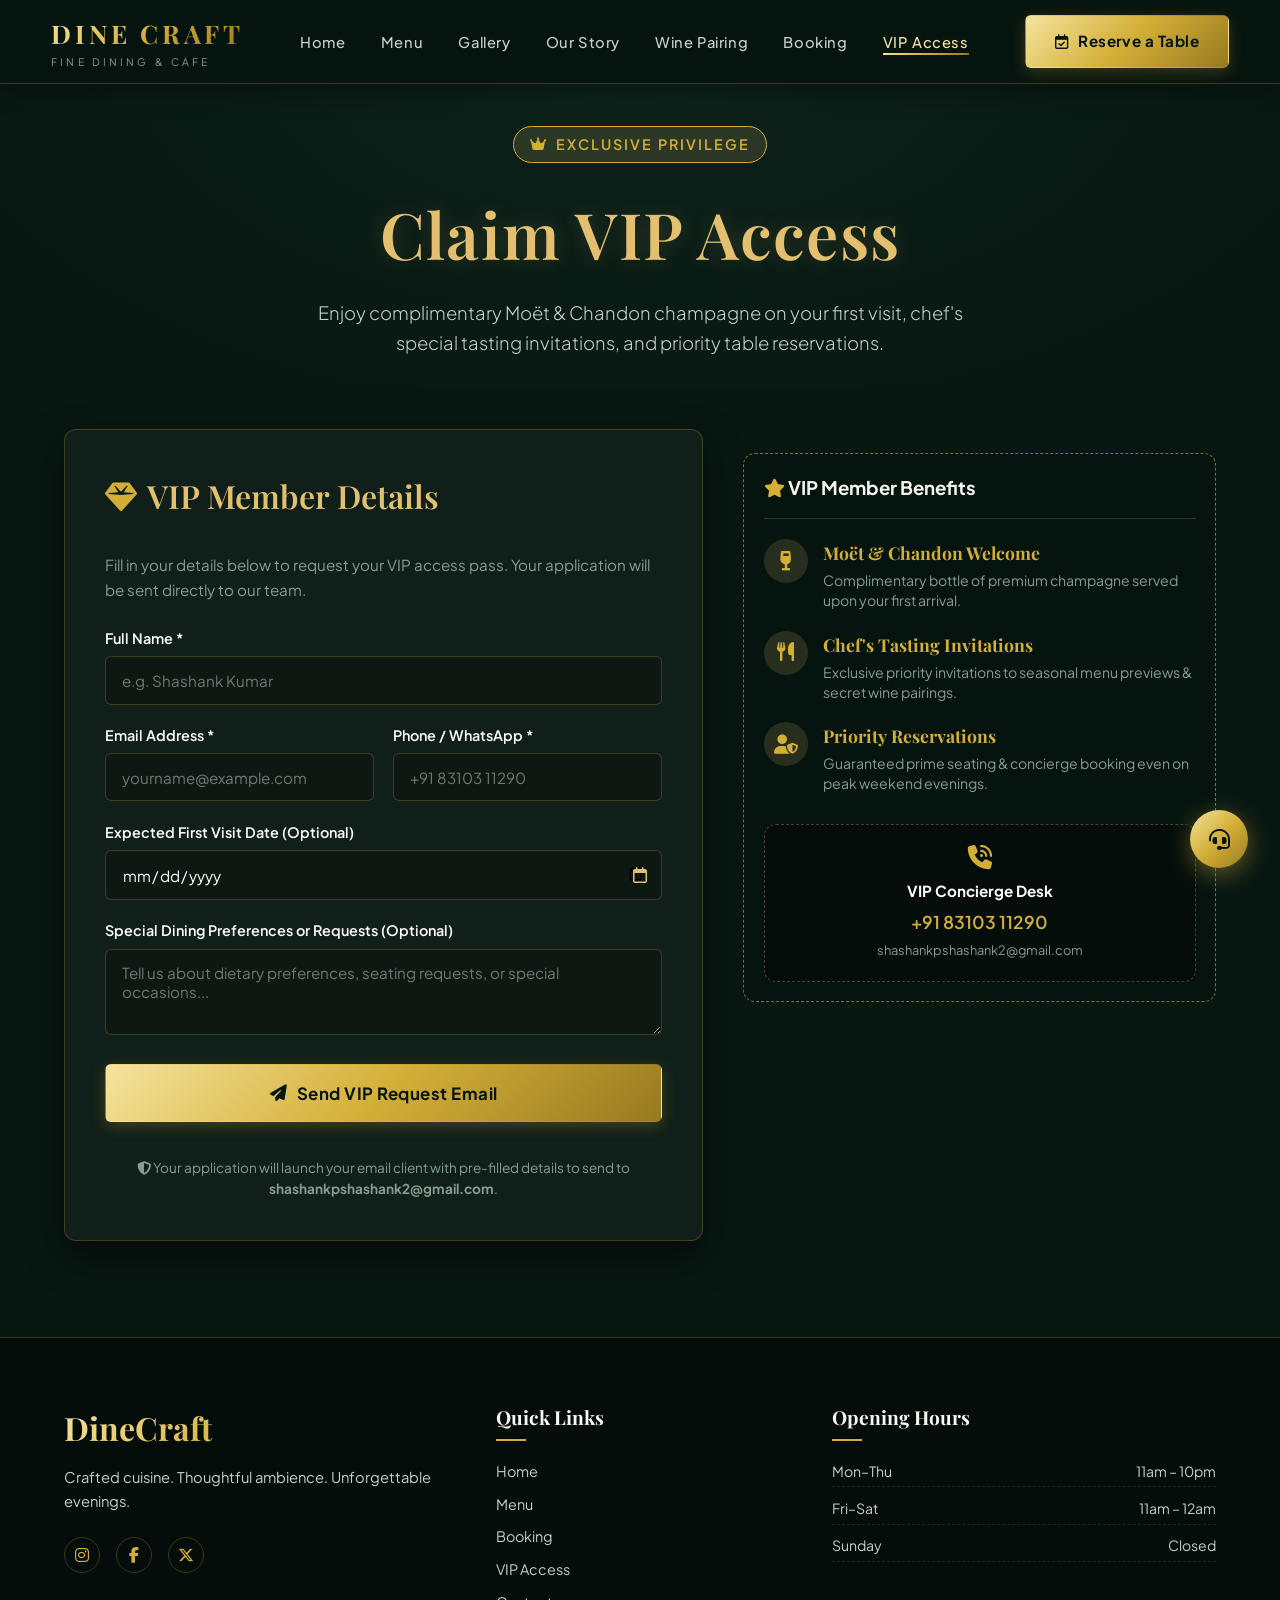
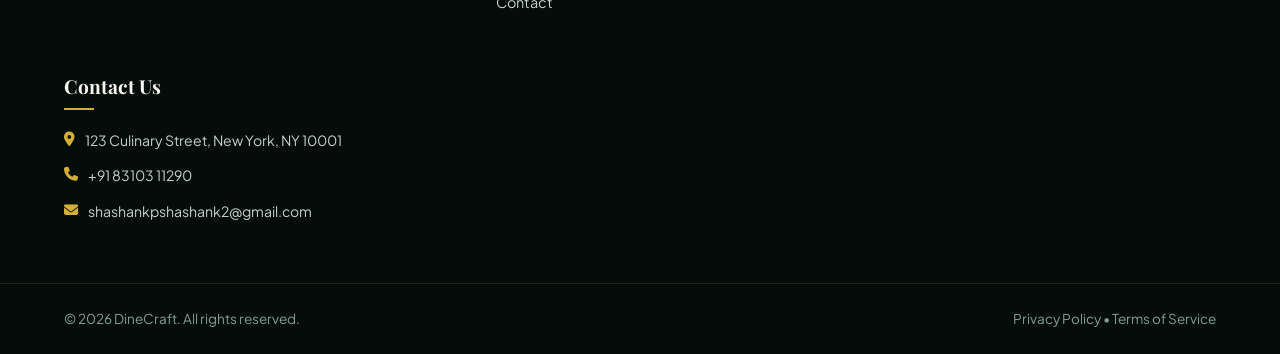
<file: vip.html>
<!DOCTYPE html>
<html lang="en">
<head>
    <meta charset="UTF-8">
    <meta name="viewport" content="width=device-width, initial-scale=1.0">
    <meta name="description" content="Join the DineCraft VIP Access Program - Enjoy exclusive perks, complimentary Moët & Chandon champagne, and priority reservations.">
    <title>VIP Access Membership | DineCraft Fine Dining & Cafe</title>
    
    <!-- Google Fonts -->
    <link rel="preconnect" href="https://fonts.googleapis.com">
    <link rel="preconnect" href="https://fonts.gstatic.com" crossorigin>
    <link href="https://fonts.googleapis.com/css2?family=Cormorant+Garamond:ital,wght@0,500;0,600;0,700;1,400&family=Playfair+Display:ital,wght@0,400;0,600;0,700;0,900;1,400&family=Plus+Jakarta+Sans:wght@300;400;500;600;700&display=swap" rel="stylesheet">
    
    <!-- FontAwesome Icons -->
    <link rel="stylesheet" href="https://cdnjs.cloudflare.com/ajax/libs/font-awesome/6.4.0/css/all.min.css">
    
    <!-- Main CSS -->
    <link rel="stylesheet" href="index.css?v=2">
</head>
<body class="page-booking">

    <!-- Header & Navigation Bar -->
    <header class="site-header scrolled" id="siteHeader">
        <div class="header-container">
            <a href="index.html" class="brand-logo">
                <span class="logo-text">DINE CRAFT</span>
                <span class="logo-sub">FINE DINING & CAFE</span>
            </a>

            <nav class="main-nav" id="mainNav">
                <ul class="nav-list">
                    <li><a href="index.html" class="nav-link">Home</a></li>
                    <li><a href="menu.html" class="nav-link">Menu</a></li>
                    <li><a href="gallery.html" class="nav-link">Gallery</a></li>
                    <li><a href="about.html" class="nav-link">Our Story</a></li>
                    <li><a href="wine-pairing.html" class="nav-link">Wine Pairing</a></li>
                    <li><a href="booking.html" class="nav-link">Booking</a></li>
                    <li><a href="vip.html" class="nav-link active">VIP Access</a></li>
                </ul>
            </nav>

            <div class="header-actions">
                <a href="booking.html" class="btn btn-gold">
                    <i class="fa-regular fa-calendar-check"></i>
                    <span>Reserve a Table</span>
                </a>
                <button class="mobile-toggle" id="mobileToggle" aria-label="Toggle Navigation Menu">
                    <i class="fa-solid fa-bars"></i>
                </button>
            </div>
        </div>
    </header>

    <!-- Main Content -->
    <main class="page-main-content">
        <!-- Page Hero Banner -->
        <section class="page-hero-section">
            <div class="container text-center">
                <div style="display: inline-flex; align-items: center; gap: 8px; background: rgba(226, 192, 112, 0.15); border: 1px solid var(--color-gold); padding: 6px 16px; border-radius: 50px; color: var(--color-gold); font-size: 0.9rem; letter-spacing: 2px; text-transform: uppercase; font-weight: 600; margin-bottom: 20px;">
                    <i class="fa-solid fa-crown"></i> Exclusive Privilege
                </div>
                <h1 class="page-hero-title">Claim VIP Access</h1>
                <p class="page-hero-subtitle">
                    Enjoy complimentary Moët &amp; Chandon champagne on your first visit, chef's special tasting invitations, and priority table reservations.
                </p>
            </div>
        </section>

        <!-- VIP Form & Privileges Layout -->
        <section class="booking-page-content">
            <div class="container">
                <div class="booking-two-column-grid">
                    
                    <!-- Left Column: VIP Application Form -->
                    <div class="booking-form-panel">
                        <h2 class="form-panel-title"><i class="fa-solid fa-gem" style="color: var(--color-gold); margin-right: 10px;"></i>VIP Member Details</h2>
                        <p style="color: var(--text-muted); margin-bottom: 25px; font-size: 0.95rem;">
                            Fill in your details below to request your VIP access pass. Your application will be sent directly to our team.
                        </p>
                        
                        <form id="vipAccessPageForm" class="page-reservation-form">
                            <!-- Full Name -->
                            <div class="form-group-block">
                                <label for="vipName">Full Name *</label>
                                <input type="text" id="vipName" placeholder="e.g. Shashank Kumar" required>
                            </div>

                            <!-- Email & Phone Row -->
                            <div class="form-row-2col">
                                <div class="form-group-block">
                                    <label for="vipEmail">Email Address *</label>
                                    <input type="email" id="vipEmail" placeholder="yourname@example.com" required>
                                </div>
                                <div class="form-group-block">
                                    <label for="vipPhone">Phone / WhatsApp *</label>
                                    <input type="tel" id="vipPhone" placeholder="+91 83103 11290" required>
                                </div>
                            </div>

                            <!-- Preferred Dining Date (Optional) -->
                            <div class="form-group-block input-icon-group">
                                <label for="vipDate">Expected First Visit Date (Optional)</label>
                                <div class="input-with-icon">
                                    <input type="date" id="vipDate">
                                    <i class="fa-regular fa-calendar"></i>
                                </div>
                            </div>

                            <!-- Special Requests / Notes -->
                            <div class="form-group-block">
                                <label for="vipNotes">Special Dining Preferences or Requests (Optional)</label>
                                <textarea id="vipNotes" rows="3" placeholder="Tell us about dietary preferences, seating requests, or special occasions..."></textarea>
                            </div>

                            <!-- Submit Button -->
                            <button type="submit" class="btn btn-gold btn-block btn-lg" style="margin-top: 10px;">
                                <i class="fa-solid fa-paper-plane"></i>
                                <span>Send VIP Request Email</span>
                            </button>

                            <p style="text-align: center; color: var(--text-muted); font-size: 0.85rem; margin-top: 15px;">
                                <i class="fa-solid fa-shield-halved"></i> Your application will launch your email client with pre-filled details to send to <strong>shashankpshashank2@gmail.com</strong>.
                            </p>
                        </form>
                    </div>

                    <!-- Right Column: VIP Privileges Card -->
                    <div class="booking-summary-card" style="align-self: start;">
                        <h3 class="summary-title" style="border-bottom: 1px solid rgba(226,192,112,0.2); padding-bottom: 15px; margin-bottom: 20px;">
                            <i class="fa-solid fa-star" style="color: var(--color-gold);"></i> VIP Member Benefits
                        </h3>
                        
                        <div class="summary-perks-list" style="display: flex; flex-direction: column; gap: 20px;">
                            <div class="perk-item" style="display: flex; gap: 15px; align-items: flex-start;">
                                <div style="background: rgba(226,192,112,0.15); width: 44px; height: 44px; border-radius: 50%; display: flex; align-items: center; justify-content: center; color: var(--color-gold); font-size: 1.2rem; flex-shrink: 0;">
                                    <i class="fa-solid fa-wine-glass"></i>
                                </div>
                                <div>
                                    <h4 style="color: var(--color-gold); margin-bottom: 4px; font-family: var(--font-heading); font-size: 1.1rem;">Moët &amp; Chandon Welcome</h4>
                                    <p style="color: var(--text-muted); font-size: 0.88rem; line-height: 1.4;">Complimentary bottle of premium champagne served upon your first arrival.</p>
                                </div>
                            </div>

                            <div class="perk-item" style="display: flex; gap: 15px; align-items: flex-start;">
                                <div style="background: rgba(226,192,112,0.15); width: 44px; height: 44px; border-radius: 50%; display: flex; align-items: center; justify-content: center; color: var(--color-gold); font-size: 1.2rem; flex-shrink: 0;">
                                    <i class="fa-solid fa-utensils"></i>
                                </div>
                                <div>
                                    <h4 style="color: var(--color-gold); margin-bottom: 4px; font-family: var(--font-heading); font-size: 1.1rem;">Chef's Tasting Invitations</h4>
                                    <p style="color: var(--text-muted); font-size: 0.88rem; line-height: 1.4;">Exclusive priority invitations to seasonal menu previews & secret wine pairings.</p>
                                </div>
                            </div>

                            <div class="perk-item" style="display: flex; gap: 15px; align-items: flex-start;">
                                <div style="background: rgba(226,192,112,0.15); width: 44px; height: 44px; border-radius: 50%; display: flex; align-items: center; justify-content: center; color: var(--color-gold); font-size: 1.2rem; flex-shrink: 0;">
                                    <i class="fa-solid fa-user-shield"></i>
                                </div>
                                <div>
                                    <h4 style="color: var(--color-gold); margin-bottom: 4px; font-family: var(--font-heading); font-size: 1.1rem;">Priority Reservations</h4>
                                    <p style="color: var(--text-muted); font-size: 0.88rem; line-height: 1.4;">Guaranteed prime seating & concierge booking even on peak weekend evenings.</p>
                                </div>
                            </div>
                        </div>

                        <div style="margin-top: 30px; padding: 20px; background: rgba(0,0,0,0.3); border-radius: 12px; border: 1px dashed rgba(226,192,112,0.3); text-align: center;">
                            <i class="fa-solid fa-phone-volume" style="color: var(--color-gold); font-size: 1.5rem; margin-bottom: 10px;"></i>
                            <h4 style="color: #fff; font-size: 0.95rem; margin-bottom: 5px;">VIP Concierge Desk</h4>
                            <p style="color: var(--color-gold); font-weight: 600; font-size: 1.1rem; margin: 0;">+91 83103 11290</p>
                            <p style="color: var(--text-muted); font-size: 0.8rem; margin-top: 4px;">shashankpshashank2@gmail.com</p>
                        </div>
                    </div>

                </div>
            </div>
        </section>
    </main>

    <!-- Toast Notification Container -->
    <div class="toast-container" id="toastContainer"></div>

    <!-- Footer -->
    <footer class="site-footer">
        <div class="footer-top">
            <div class="container">
                <div class="footer-grid">
                    <div class="footer-col brand-col">
                        <h3 class="footer-logo">DineCraft</h3>
                        <p class="footer-tagline">Crafted cuisine. Thoughtful ambience. Unforgettable evenings.</p>
                        <div class="social-links">
                            <a href="#" aria-label="Instagram"><i class="fa-brands fa-instagram"></i></a>
                            <a href="#" aria-label="Facebook"><i class="fa-brands fa-facebook-f"></i></a>
                            <a href="#" aria-label="X Twitter"><i class="fa-brands fa-x-twitter"></i></a>
                        </div>
                    </div>

                    <div class="footer-col">
                        <h4 class="footer-heading">Quick Links</h4>
                        <ul class="footer-links">
                            <li><a href="index.html">Home</a></li>
                            <li><a href="menu.html">Menu</a></li>
                            <li><a href="booking.html">Booking</a></li>
                            <li><a href="vip.html">VIP Access</a></li>
                            <li><a href="index.html#contact">Contact</a></li>
                        </ul>
                    </div>

                    <div class="footer-col">
                        <h4 class="footer-heading">Opening Hours</h4>
                        <ul class="hours-list">
                            <li><span>Mon–Thu</span> <span>11am – 10pm</span></li>
                            <li><span>Fri–Sat</span> <span>11am – 12am</span></li>
                            <li><span>Sunday</span> <span>Closed</span></li>
                        </ul>
                    </div>

                    <div class="footer-col contact-col">
                        <h4 class="footer-heading">Contact Us</h4>
                        <ul class="contact-info">
                            <li><i class="fa-solid fa-location-dot"></i> 123 Culinary Street, New York, NY 10001</li>
                            <li><i class="fa-solid fa-phone"></i> +91 83103 11290</li>
                            <li><i class="fa-solid fa-envelope"></i> shashankpshashank2@gmail.com</li>
                        </ul>
                    </div>
                </div>
            </div>
        </div>

        <div class="footer-bottom">
            <div class="container copyright-bar">
                <p>&copy; 2026 DineCraft. All rights reserved.</p>
                <div class="legal-links">
                    <a href="#">Privacy Policy</a>
                    <span>•</span>
                    <a href="#">Terms of Service</a>
                </div>
            </div>
        </div>
    </footer>

    <!-- WhatsApp / Call Floating Action Button -->
    <div class="fab-container" id="fabContainer">
        <div class="fab-main" id="fabMain" title="Contact Us">
            <i class="fa-solid fa-headset" id="fabIcon"></i>
        </div>
        <div class="fab-options" id="fabOptions">
            <a href="https://wa.me/918310311290?text=Hello%20DineCraft%20Cafe%2C%20I%20would%20like%20to%20reserve%20a%20table" target="_blank" rel="noopener" class="fab-option fab-whatsapp" title="Chat on WhatsApp">
                <i class="fa-brands fa-whatsapp"></i>
                <span class="fab-label">WhatsApp</span>
            </a>
            <a href="tel:+918310311290" class="fab-option fab-call" title="Call Us">
                <i class="fa-solid fa-phone"></i>
                <span class="fab-label">Call Us</span>
            </a>
            <a href="booking.html" class="fab-option fab-reserve" title="Reserve a Table">
                <i class="fa-regular fa-calendar-check"></i>
                <span class="fab-label">Reserve</span>
            </a>
        </div>
    </div>

    <!-- Script for VIP Page logic -->
    <script>
        document.addEventListener('DOMContentLoaded', () => {
            // Auto-fill email if passed in query string (?email=...)
            const urlParams = new URLSearchParams(window.location.search);
            const emailParam = urlParams.get('email');
            if (emailParam) {
                const emailInput = document.getElementById('vipEmail');
                if (emailInput) emailInput.value = emailParam;
            }

            const vipForm = document.getElementById('vipAccessPageForm');
            if (vipForm) {
                vipForm.addEventListener('submit', (e) => {
                    e.preventDefault();

                    const name = document.getElementById('vipName').value.trim();
                    const email = document.getElementById('vipEmail').value.trim();
                    const phone = document.getElementById('vipPhone').value.trim();
                    const date = document.getElementById('vipDate').value;
                    const notes = document.getElementById('vipNotes').value.trim();

                    // Format date nicely if present
                    let formattedDate = 'Not specified';
                    if (date) {
                        const d = new Date(date + 'T00:00:00');
                        formattedDate = d.toLocaleDateString('en-US', { weekday: 'long', year: 'numeric', month: 'long', day: 'numeric' });
                    }

                    // Structured email subject & body
                    const ownerEmail = 'shashankpshashank2@gmail.com';
                    const subject = encodeURIComponent(`👑 NEW VIP ACCESS APPLICATION — ${name}`);
                    
                    const bodyText = 
`👑 VIP ACCESS MEMBERSHIP APPLICATION — DineCraft Fine Dining
━━━━━━━━━━━━━━━━━━━━━━━━━━━━━━━━━━━━━━━━

👤 Member Name: ${name}
✉️ Email Address: ${email}
📞 Phone / WhatsApp: ${phone}

📅 Preferred First Visit: ${formattedDate}

📝 Special Requests / Dining Preferences:
${notes ? notes : 'None specified.'}

━━━━━━━━━━━━━━━━━━━━━━━━━━━━━━━━━━━━━━━━
🎁 Requested Perk: Complimentary Bottle of Moët & Chandon Champagne
⚡ Status: Pending VIP Voucher Issuance`;

                    const mailtoUrl = `mailto:${ownerEmail}?subject=${subject}&body=${encodeURIComponent(bodyText)}`;
                    
                    // Trigger email client
                    window.location.href = mailtoUrl;

                    // Show success feedback
                    alert('VIP Application prepared! Your email application is opening. Once sent, our VIP Concierge team will review your application.');
                });
            }

            // FAB Toggle
            const fabMain = document.getElementById('fabMain');
            const fabOptions = document.getElementById('fabOptions');
            const fabIcon = document.getElementById('fabIcon');
            if (fabMain) {
                fabMain.addEventListener('click', () => {
                    const isOpen = fabOptions.classList.toggle('open');
                    if (fabIcon) fabIcon.className = isOpen ? 'fa-solid fa-xmark' : 'fa-solid fa-headset';
                });
            }
        });
    </script>
</body>
</html>
</file>
<file: index.css>
/* ==========================================================================
   DineCraft - Luxury Fine Dining & Cafe Design System
   Color Palette: Deep Emerald (#071510) & Antique Warm Gold (#d4af37)
   ========================================================================== */

/* --- Custom Properties & Tokens --- */
:root {
    --bg-dark: #071510;
    --bg-surface: #0a1f18;
    --bg-card: rgba(13, 36, 28, 0.75);
    --bg-card-hover: rgba(18, 48, 38, 0.9);
    
    --color-gold: #d4af37;
    --color-gold-light: #f5e49e;
    --color-gold-bright: #e8c85a;
    --color-gold-dark: #967a21;
    --gold-gradient: linear-gradient(135deg, #f5e49e 0%, #d4af37 50%, #967a21 100%);
    --gold-glow: 0 0 25px rgba(212, 175, 55, 0.35);
    
    --text-primary: #f8f6f0;
    --text-secondary: #c2d1c9;
    --text-muted: #849e91;
    
    --border-gold: rgba(212, 175, 55, 0.25);
    --border-gold-bright: rgba(212, 175, 55, 0.6);
    
    --font-heading: 'Playfair Display', 'Cormorant Garamond', Georgia, serif;
    --font-body: 'Plus Jakarta Sans', -apple-system, sans-serif;
    
    --radius-sm: 6px;
    --radius-md: 12px;
    --radius-lg: 20px;
    --radius-pill: 50px;
    
    --transition: all 0.35s cubic-bezier(0.25, 0.8, 0.25, 1);
    --shadow-card: 0 10px 30px rgba(0, 0, 0, 0.5);
}

/* --- Base Reset & Setup --- */
*, *::before, *::after {
    box-sizing: border-box;
    margin: 0;
    padding: 0;
}

html {
    scroll-behavior: smooth;
    font-size: 16px;
}

body {
    background-color: var(--bg-dark);
    color: var(--text-primary);
    font-family: var(--font-body);
    line-height: 1.6;
    overflow-x: hidden;
    -webkit-font-smoothing: antialiased;
}

img {
    max-width: 100%;
    height: auto;
    display: block;
}

a {
    color: inherit;
    text-decoration: none;
    transition: var(--transition);
}

ul {
    list-style: none;
}

button, input, select, textarea {
    font-family: inherit;
    font-size: inherit;
}

/* --- Utility Classes --- */
.container {
    width: 90%;
    max-width: 1240px;
    margin: 0 auto;
}

.text-center { text-align: center; }
.margin-top-md { margin-top: 1.5rem; }
.margin-top-lg { margin-top: 2.5rem; }
.hidden { display: none !important; }

.gold-subtitle {
    display: inline-block;
    color: var(--color-gold);
    font-size: 0.85rem;
    font-weight: 700;
    letter-spacing: 0.2em;
    text-transform: uppercase;
    margin-bottom: 0.5rem;
}

.section {
    padding: 6rem 0;
    position: relative;
}

.section-header {
    margin-bottom: 3.5rem;
}

.section-title {
    font-family: var(--font-heading);
    font-size: 2.75rem;
    font-weight: 600;
    color: var(--text-primary);
    line-height: 1.2;
}

.section-description {
    color: var(--text-secondary);
    font-size: 1.1rem;
    margin-top: 0.5rem;
}

/* --- Button Component System --- */
.btn {
    display: inline-flex;
    align-items: center;
    justify-content: center;
    gap: 0.6rem;
    padding: 0.85rem 1.8rem;
    font-size: 0.95rem;
    font-weight: 600;
    letter-spacing: 0.03em;
    border-radius: var(--radius-sm);
    cursor: pointer;
    transition: var(--transition);
    border: 1px solid transparent;
}

.btn-gold {
    background: var(--gold-gradient);
    color: #071510;
    font-weight: 700;
    box-shadow: 0 4px 15px rgba(212, 175, 55, 0.25);
}

.btn-gold:hover {
    transform: translateY(-2px);
    box-shadow: 0 8px 25px rgba(212, 175, 55, 0.45);
    background: linear-gradient(135deg, #ffffff 0%, #e8c85a 100%);
}

.btn-outline-gold {
    background: rgba(7, 21, 16, 0.6);
    color: var(--color-gold);
    border-color: var(--border-gold-bright);
    backdrop-filter: blur(5px);
}

.btn-outline-gold:hover {
    background: rgba(212, 175, 55, 0.15);
    color: #ffffff;
    border-color: var(--color-gold-light);
    transform: translateY(-2px);
    box-shadow: 0 4px 20px rgba(212, 175, 55, 0.2);
}

.btn-lg {
    padding: 1.1rem 2.2rem;
    font-size: 1.05rem;
}

.btn-sm {
    padding: 0.6rem 1.2rem;
    font-size: 0.85rem;
}

.btn-block {
    width: 100%;
}

.btn-text {
    background: none;
    border: none;
    color: var(--color-gold);
    font-weight: 600;
    cursor: pointer;
    padding: 0;
    display: inline-flex;
    align-items: center;
    gap: 0.4rem;
    transition: var(--transition);
}

.btn-text:hover {
    color: #ffffff;
}

/* --- Floating Ambient Audio Soundscape Bar --- */
.ambient-audio-bar {
    position: fixed;
    bottom: 25px;
    left: 25px;
    z-index: 99;
    display: flex;
    align-items: center;
    gap: 12px;
    background: rgba(10, 31, 24, 0.85);
    border: 1px solid var(--border-gold);
    backdrop-filter: blur(12px);
    padding: 8px 16px;
    border-radius: var(--radius-pill);
    box-shadow: var(--shadow-card);
}

.ambient-btn {
    background: none;
    border: none;
    color: var(--color-gold);
    cursor: pointer;
    display: flex;
    align-items: center;
    gap: 8px;
    font-size: 0.85rem;
}

.ambient-btn i {
    font-size: 1.1rem;
}

.audio-waves {
    display: flex;
    align-items: flex-end;
    gap: 3px;
    height: 14px;
}

.audio-waves span {
    width: 3px;
    height: 4px;
    background-color: var(--color-gold);
    border-radius: 2px;
    transition: var(--transition);
}

.audio-waves.playing span {
    animation: waveAnim 0.8s ease-in-out infinite alternate;
}

.audio-waves.playing span:nth-child(1) { animation-delay: 0.1s; }
.audio-waves.playing span:nth-child(2) { animation-delay: 0.3s; }
.audio-waves.playing span:nth-child(3) { animation-delay: 0.2s; }
.audio-waves.playing span:nth-child(4) { animation-delay: 0.4s; }

@keyframes waveAnim {
    0% { height: 3px; }
    100% { height: 14px; }
}

/* --- Header & Navigation --- */
.site-header {
    position: fixed;
    top: 0;
    left: 0;
    width: 100%;
    z-index: 100;
    padding: 1.2rem 0;
    transition: var(--transition);
}

.site-header.scrolled {
    background: rgba(7, 21, 16, 0.92);
    backdrop-filter: blur(16px);
    padding: 0.8rem 0;
    border-bottom: 1px solid var(--border-gold);
    box-shadow: 0 5px 25px rgba(0, 0, 0, 0.4);
}

.header-container {
    width: 92%;
    max-width: 1300px;
    margin: 0 auto;
    display: flex;
    align-items: center;
    justify-content: space-between;
}

.brand-logo {
    display: flex;
    flex-direction: column;
}

.logo-text {
    font-family: var(--font-heading);
    font-size: 1.6rem;
    font-weight: 700;
    letter-spacing: 0.15em;
    background: var(--gold-gradient);
    -webkit-background-clip: text;
    -webkit-text-fill-color: transparent;
}

.logo-sub {
    font-size: 0.65rem;
    letter-spacing: 0.3em;
    color: var(--text-muted);
    text-transform: uppercase;
}

.nav-list {
    display: flex;
    align-items: center;
    gap: 2.2rem;
}

.nav-link {
    font-size: 0.92rem;
    font-weight: 500;
    color: var(--text-secondary);
    letter-spacing: 0.04em;
    position: relative;
    padding: 4px 0;
}

.nav-link::after {
    content: '';
    position: absolute;
    bottom: 0;
    left: 0;
    width: 0%;
    height: 2px;
    background: var(--gold-gradient);
    transition: var(--transition);
}

.nav-link:hover, .nav-link.active {
    color: var(--color-gold-light);
}

.nav-link:hover::after, .nav-link.active::after {
    width: 100%;
}

.header-actions {
    display: flex;
    align-items: center;
    gap: 1.2rem;
}

.mobile-toggle {
    display: none;
    background: none;
    border: none;
    color: var(--color-gold);
    font-size: 1.5rem;
    cursor: pointer;
}

/* --- Hero Section --- */
.hero-section {
    position: relative;
    min-height: 100vh;
    display: flex;
    flex-direction: column;
    justify-content: center;
    align-items: center;
    padding: 8rem 1rem 4rem;
    text-align: center;
    overflow: hidden;
}

.hero-backdrop {
    position: absolute;
    top: 0;
    left: 0;
    width: 100%;
    height: 100%;
    background-image: url('https://images.unsplash.com/photo-1517248135467-4c7edcad34c4?q=80&w=1920&auto=format&fit=crop');
    background-size: cover;
    background-position: center;
    filter: brightness(1.1) contrast(1.05);
    z-index: 1;
    transform: scale(1.05);
    transition: transform 10s ease-out;
}

.hero-section:hover .hero-backdrop {
    transform: scale(1.0);
}

.hero-overlay {
    position: absolute;
    top: 0;
    left: 0;
    width: 100%;
    height: 100%;
    background: radial-gradient(circle at center, rgba(4, 14, 10, 0.2) 0%, rgba(4, 14, 10, 0.6) 100%),
                linear-gradient(180deg, rgba(7, 21, 16, 0.35) 0%, rgba(7, 21, 16, 0.15) 50%, rgba(7, 21, 16, 0.88) 100%);
    z-index: 2;
}

.hero-content {
    position: relative;
    z-index: 3;
    max-width: 850px;
    margin: 0 auto;
    display: flex;
    flex-direction: column;
    align-items: center;
}

/* Glowing Neon/Brass Signboard Frame from Reference Image */
.glowing-sign-container {
    margin-bottom: 2rem;
    padding: 12px 35px;
    border: 2px solid var(--color-gold);
    border-radius: 4px;
    box-shadow: 0 0 20px rgba(212, 175, 55, 0.4), inset 0 0 15px rgba(212, 175, 55, 0.25);
    background: rgba(7, 21, 16, 0.85);
    backdrop-filter: blur(8px);
    position: relative;
}

.glowing-sign-container::before {
    content: '';
    position: absolute;
    top: -6px;
    left: -6px;
    right: -6px;
    bottom: -6px;
    border: 1px solid rgba(212, 175, 55, 0.3);
    border-radius: 6px;
    pointer-events: none;
}

.sign-title {
    font-family: var(--font-heading);
    font-size: 3.2rem;
    font-weight: 700;
    letter-spacing: 0.25em;
    color: var(--color-gold-light);
    text-shadow: 0 0 12px rgba(212, 175, 55, 0.8), 0 0 25px rgba(212, 175, 55, 0.4);
    margin: 0;
}

.hero-headline {
    font-family: var(--font-heading);
    font-size: 4.5rem;
    font-weight: 700;
    color: #ffffff;
    line-height: 1.1;
    margin-bottom: 1.2rem;
    letter-spacing: -0.02em;
    text-shadow: 0 3px 12px rgba(0, 0, 0, 0.95), 0 6px 25px rgba(0, 0, 0, 0.9), 0 0 45px rgba(0, 0, 0, 0.85);
}

.hero-subtext {
    font-size: 1.2rem;
    color: #ffffff;
    max-width: 640px;
    margin-bottom: 2.5rem;
    font-weight: 500;
    background: rgba(4, 14, 10, 0.78);
    border: 1px solid var(--border-gold);
    padding: 0.7rem 1.8rem;
    border-radius: var(--radius-pill);
    backdrop-filter: blur(12px);
    box-shadow: 0 8px 25px rgba(0, 0, 0, 0.7), var(--gold-glow);
    text-shadow: 0 2px 8px rgba(0, 0, 0, 0.9);
}

.hero-cta-group {
    display: flex;
    gap: 1.2rem;
    flex-wrap: wrap;
    justify-content: center;
}

.scroll-indicator {
    margin-top: 3.5rem;
    color: var(--color-gold);
    font-size: 1.4rem;
    animation: bounce 2s infinite;
    cursor: pointer;
}

@keyframes bounce {
    0%, 20%, 50%, 80%, 100% { transform: translateY(0); }
    40% { transform: translateY(-10px); }
    60% { transform: translateY(-5px); }
}

.hero-features-bar {
    position: relative;
    z-index: 3;
    margin-top: 3rem;
    width: 90%;
    max-width: 1000px;
    display: grid;
    grid-template-columns: repeat(3, 1fr);
    gap: 1.5rem;
    background: rgba(10, 31, 24, 0.85);
    border: 1px solid var(--border-gold);
    backdrop-filter: blur(12px);
    padding: 1.2rem 2rem;
    border-radius: var(--radius-md);
    box-shadow: var(--shadow-card);
}

.feature-badge {
    display: flex;
    align-items: center;
    gap: 1rem;
    text-align: left;
}

.feature-badge i {
    font-size: 1.8rem;
    color: var(--color-gold);
}

.feature-badge strong {
    display: block;
    color: var(--text-primary);
    font-size: 0.95rem;
}

.feature-badge span {
    color: var(--text-muted);
    font-size: 0.8rem;
}

/* --- Chef's Recommendations Section --- */
.recommendations-section {
    background-color: var(--bg-dark);
}

.dishes-grid {
    display: grid;
    grid-template-columns: repeat(auto-fit, minmax(270px, 1fr));
    gap: 2rem;
}

.dish-card {
    background: var(--bg-card);
    border: 1px solid var(--border-gold);
    border-radius: var(--radius-md);
    overflow: hidden;
    transition: var(--transition);
    display: flex;
    flex-direction: column;
}

.dish-card:hover {
    transform: translateY(-8px);
    background: var(--bg-card-hover);
    border-color: var(--border-gold-bright);
    box-shadow: 0 15px 35px rgba(0, 0, 0, 0.6), 0 0 20px rgba(212, 175, 55, 0.15);
}

.dish-image-wrapper {
    position: relative;
    height: 220px;
    overflow: hidden;
    background: #0d241c linear-gradient(135deg, #0a1f18 0%, #123026 100%);
}

.dish-image-wrapper img {
    width: 100%;
    height: 100%;
    object-fit: cover;
    transition: transform 0.6s ease;
}

.dish-card:hover .dish-image-wrapper img {
    transform: scale(1.08);
}

.signature-tag {
    position: absolute;
    top: 15px;
    left: 15px;
    background: rgba(7, 21, 16, 0.85);
    color: var(--color-gold-light);
    border: 1px solid var(--border-gold-bright);
    padding: 4px 12px;
    font-size: 0.75rem;
    font-weight: 700;
    border-radius: var(--radius-pill);
    backdrop-filter: blur(6px);
}

.price-tag {
    position: absolute;
    bottom: 15px;
    right: 15px;
    background: var(--gold-gradient);
    color: #071510;
    font-weight: 700;
    font-size: 1.1rem;
    padding: 4px 14px;
    border-radius: var(--radius-sm);
    box-shadow: 0 4px 10px rgba(0, 0, 0, 0.4);
}

.dish-info {
    padding: 1.5rem;
    display: flex;
    flex-direction: column;
    flex-grow: 1;
}

.dish-title {
    font-family: var(--font-heading);
    font-size: 1.4rem;
    font-weight: 600;
    color: var(--text-primary);
    margin-bottom: 0.5rem;
}

.dish-desc {
    color: var(--text-secondary);
    font-size: 0.92rem;
    margin-bottom: 1.2rem;
    flex-grow: 1;
}

.dish-footer {
    display: flex;
    align-items: center;
    justify-content: space-between;
    padding-top: 0.8rem;
    border-top: 1px solid rgba(212, 175, 55, 0.15);
}

.dish-dietary {
    font-size: 0.8rem;
    color: var(--text-muted);
}

/* --- Dietary & Allergen Filter Bar --- */
.dietary-filter-bar {
    display: flex;
    align-items: center;
    gap: 0.8rem;
    flex-wrap: wrap;
    margin: 1.5rem 0 2rem;
    padding: 0.8rem 1.2rem;
    background: rgba(10, 31, 24, 0.7);
    border: 1px solid var(--border-gold);
    border-radius: var(--radius-md);
    backdrop-filter: blur(8px);
}

.dietary-label {
    font-size: 0.85rem;
    font-weight: 700;
    color: var(--color-gold);
    letter-spacing: 0.05em;
    display: flex;
    align-items: center;
    gap: 0.4rem;
    margin-right: 0.4rem;
}

.dietary-pill {
    background: transparent;
    border: 1px solid var(--border-gold);
    color: var(--text-secondary);
    padding: 0.4rem 1rem;
    border-radius: var(--radius-pill);
    font-size: 0.82rem;
    font-weight: 500;
    cursor: pointer;
    display: inline-flex;
    align-items: center;
    gap: 0.4rem;
    transition: var(--transition);
}

.dietary-pill:hover, .dietary-pill.active {
    background: var(--gold-gradient);
    border-color: var(--color-gold-bright);
    color: #071510;
    font-weight: 700;
    box-shadow: 0 4px 12px rgba(212, 175, 55, 0.3);
}

.dietary-badge {
    display: inline-flex;
    align-items: center;
    gap: 0.3rem;
    font-size: 0.75rem;
    padding: 3px 10px;
    border-radius: 12px;
    font-weight: 600;
    margin-right: 6px;
    margin-top: 6px;
    border: 1px solid transparent;
}

.dietary-badge.veg {
    background: rgba(46, 125, 50, 0.2);
    color: #81c784;
    border-color: rgba(76, 175, 80, 0.4);
}

.dietary-badge.gf {
    background: rgba(230, 81, 0, 0.2);
    color: #ffb74d;
    border-color: rgba(255, 152, 0, 0.4);
}

.dietary-badge.signature {
    background: rgba(212, 175, 55, 0.2);
    color: var(--color-gold-light);
    border-color: var(--color-gold);
}

/* --- Ambience Section --- */
.ambience-section {
    background: linear-gradient(180deg, var(--bg-dark) 0%, var(--bg-surface) 100%);
    border-top: 1px solid var(--border-gold);
    border-bottom: 1px solid var(--border-gold);
}

.ambience-grid {
    display: grid;
    grid-template-columns: 1fr 1fr;
    gap: 4rem;
    align-items: center;
}

.ambience-lead {
    font-size: 1.2rem;
    color: var(--text-primary);
    line-height: 1.7;
    margin-bottom: 1rem;
}

.ambience-body {
    color: var(--text-secondary);
    margin-bottom: 2.2rem;
}

.ambience-actions {
    display: flex;
    gap: 1rem;
    flex-wrap: wrap;
}

.ambience-gallery-masonry {
    display: grid;
    grid-template-columns: 1fr 1fr;
    grid-template-rows: repeat(2, 180px);
    gap: 1rem;
}

.gallery-item {
    position: relative;
    border-radius: var(--radius-md);
    overflow: hidden;
    border: 1px solid var(--border-gold);
}

.gallery-item.item-large {
    grid-column: 1 / 2;
    grid-row: 1 / 3;
}

.gallery-item img {
    width: 100%;
    height: 100%;
    object-fit: cover;
    transition: transform 0.5s ease;
}

.gallery-item:hover img {
    transform: scale(1.06);
}

.gallery-overlay {
    position: absolute;
    bottom: 0;
    left: 0;
    width: 100%;
    padding: 1rem;
    background: linear-gradient(to top, rgba(7, 21, 16, 0.95), transparent);
    color: var(--color-gold-light);
    font-size: 0.85rem;
    font-weight: 600;
}

/* --- Special Events Section --- */
.events-section {
    background-color: var(--bg-dark);
}

.events-grid {
    display: grid;
    grid-template-columns: repeat(auto-fit, minmax(300px, 1fr));
    gap: 2rem;
}

.event-card {
    background: var(--bg-card);
    border: 1px solid var(--border-gold);
    border-radius: var(--radius-md);
    padding: 2rem;
    position: relative;
    transition: var(--transition);
}

.event-card:hover {
    border-color: var(--border-gold-bright);
    transform: translateY(-5px);
    box-shadow: 0 12px 30px rgba(0, 0, 0, 0.5), 0 0 15px rgba(212, 175, 55, 0.15);
}

.event-icon-badge {
    width: 55px;
    height: 55px;
    border-radius: 50%;
    background: rgba(212, 175, 55, 0.15);
    border: 1px solid var(--color-gold);
    color: var(--color-gold);
    display: flex;
    align-items: center;
    justify-content: center;
    font-size: 1.4rem;
    margin-bottom: 1.5rem;
}

.event-tag {
    font-size: 0.72rem;
    font-weight: 700;
    color: var(--color-gold);
    letter-spacing: 0.15em;
    display: block;
    margin-bottom: 0.4rem;
}

.event-title {
    font-family: var(--font-heading);
    font-size: 1.5rem;
    margin-bottom: 0.8rem;
}

.event-desc {
    color: var(--text-secondary);
    font-size: 0.95rem;
    margin-bottom: 1.5rem;
}

.event-meta {
    display: flex;
    flex-direction: column;
    gap: 0.5rem;
    font-size: 0.85rem;
    color: var(--text-muted);
    margin-bottom: 1.5rem;
    padding-top: 1rem;
    border-top: 1px solid rgba(212, 175, 55, 0.15);
}

.event-meta i {
    color: var(--color-gold);
    margin-right: 6px;
}

/* --- Reviews Section --- */
.reviews-section {
    background: var(--bg-surface);
}

.rating-stars {
    color: var(--color-gold);
    font-size: 1.2rem;
    margin-bottom: 0.5rem;
}

.rating-summary {
    color: var(--text-secondary);
    font-size: 0.95rem;
}

.reviews-grid {
    display: grid;
    grid-template-columns: repeat(auto-fit, minmax(300px, 1fr));
    gap: 2rem;
}

.review-card {
    background: var(--bg-card);
    border: 1px solid var(--border-gold);
    border-radius: var(--radius-md);
    padding: 2rem;
    position: relative;
    transition: var(--transition);
}

.review-card:hover {
    border-color: var(--border-gold-bright);
    transform: translateY(-4px);
}

.quote-icon {
    position: absolute;
    top: 1.5rem;
    right: 1.5rem;
    font-size: 2.2rem;
    color: rgba(212, 175, 55, 0.15);
}

.review-stars {
    color: var(--color-gold);
    font-size: 0.85rem;
    margin-bottom: 1rem;
}

.review-text {
    font-style: italic;
    color: var(--text-primary);
    font-size: 0.95rem;
    margin-bottom: 1.5rem;

}

.reviewer {
    display: flex;
    align-items: center;
    gap: 1rem;
}

.avatar-circle {
    width: 44px;
    height: 44px;
    border-radius: 50%;
    background: var(--gold-gradient);
    color: #071510;
    font-weight: 700;
    display: flex;
    align-items: center;
    justify-content: center;
    font-size: 0.9rem;
}

.reviewer-name {
    display: block;
    color: var(--text-primary);
    font-size: 0.95rem;
}

.reviewer-role {
    font-size: 0.8rem;
    color: var(--text-muted);
}

/* --- Footer --- */
.site-footer {
    background: #040d0a;
    border-top: 1px solid var(--border-gold);
    padding-top: 0;
}

.footer-grid {
    display: grid;
    grid-template-columns: 2fr 1.5fr 2fr;
    gap: 3rem;
    margin-bottom: 3rem;
}

.footer-logo {
    font-family: var(--font-heading);
    font-size: 2rem;
    background: var(--gold-gradient);
    -webkit-background-clip: text;
    -webkit-text-fill-color: transparent;
    margin-bottom: 0.8rem;
}

.footer-tagline {
    color: var(--text-secondary);
    font-size: 0.92rem;
    margin-bottom: 1.5rem;
}

.social-links {
    display: flex;
    gap: 1rem;
}

.social-links a {
    width: 36px;
    height: 36px;
    border-radius: 50%;
    border: 1px solid var(--border-gold);
    display: flex;
    align-items: center;
    justify-content: center;
    color: var(--color-gold);
}

.social-links a:hover {
    background: var(--color-gold);
    color: #071510;
}

.footer-heading {
    font-family: var(--font-heading);
    font-size: 1.2rem;
    color: var(--text-primary);
    margin-bottom: 1.2rem;
    position: relative;
    padding-bottom: 8px;
}

.footer-heading::after {
    content: '';
    position: absolute;
    bottom: 0;
    left: 0;
    width: 30px;
    height: 2px;
    background: var(--color-gold);
}

.footer-links li {
    margin-bottom: 0.6rem;
}

.footer-links a {
    color: var(--text-secondary);
    font-size: 0.9rem;
}

.footer-links a:hover {
    color: var(--color-gold);
    padding-left: 5px;
}

.hours-list li {
    display: flex;
    justify-content: space-between;
    font-size: 0.88rem;
    color: var(--text-secondary);
    margin-bottom: 0.6rem;
    border-bottom: 1px dashed rgba(212, 175, 55, 0.15);
    padding-bottom: 4px;
}

.contact-info li {
    display: flex;
    align-items: flex-start;
    gap: 10px;
    font-size: 0.88rem;
    color: var(--text-secondary);
    margin-bottom: 0.8rem;
}

.contact-info i {
    color: var(--color-gold);
    margin-top: 3px;
}

.newsletter-form {
    display: flex;
    margin-top: 1rem;
}

.newsletter-form input {
    background: rgba(10, 31, 24, 0.8);
    border: 1px solid var(--border-gold);
    border-right: none;
    padding: 0.7rem 1rem;
    border-radius: var(--radius-sm) 0 0 var(--radius-sm);
    color: #ffffff;
    outline: none;
    width: 100%;
}

.newsletter-form button {
    background: var(--gold-gradient);
    border: none;
    padding: 0 1.2rem;
    border-radius: 0 var(--radius-sm) var(--radius-sm) 0;
    color: #071510;
    cursor: pointer;
}

.footer-bottom {
    border-top: 1px solid rgba(212, 175, 55, 0.15);
    padding: 1.5rem 0;
}

.copyright-bar {
    display: flex;
    justify-content: space-between;
    align-items: center;
    font-size: 0.85rem;
    color: var(--text-muted);
}

.legal-links a {
    color: var(--text-muted);
}

.legal-links a:hover {
    color: var(--color-gold);
}

/* Footer top padding */
.footer-top {
    padding-top: 4rem;
}

/* --- VIP Offer Banner --- */
.footer-vip-banner {
    background: linear-gradient(135deg, #071510 0%, #0e2b1f 50%, #071510 100%);
    border-bottom: 1px solid rgba(212, 175, 55, 0.3);
    position: relative;
    overflow: hidden;
}

.vip-banner-inner {
    max-width: 1200px;
    margin: 0 auto;
    padding: 3rem 2rem;
    display: flex;
    align-items: center;
    gap: 3rem;
    position: relative;
}

.vip-banner-glow {
    position: absolute;
    top: 50%;
    left: 40%;
    transform: translate(-50%, -50%);
    width: 600px;
    height: 200px;
    background: radial-gradient(ellipse, rgba(212, 175, 55, 0.07) 0%, transparent 70%);
    pointer-events: none;
}

.vip-banner-content {
    flex: 1;
}

.vip-badge {
    display: inline-flex;
    align-items: center;
    gap: 6px;
    background: linear-gradient(135deg, #c9a227, #e8c96b);
    color: #071510;
    font-size: 0.7rem;
    font-weight: 800;
    letter-spacing: 0.15em;
    padding: 4px 14px;
    border-radius: 50px;
    margin-bottom: 1rem;
}

.vip-title {
    font-family: var(--font-heading);
    font-size: 1.8rem;
    color: #f8f6f0;
    margin-bottom: 0.6rem;
    line-height: 1.2;
}

.vip-desc {
    color: var(--text-secondary);
    font-size: 0.9rem;
    margin-bottom: 1.2rem;
    max-width: 480px;
}

.vip-form {
    display: flex;
    gap: 0.8rem;
    flex-wrap: wrap;
    align-items: center;
}

.vip-form input {
    background: rgba(7, 21, 16, 0.9);
    border: 1px solid rgba(212, 175, 55, 0.5);
    border-radius: 6px;
    padding: 0.75rem 1.2rem;
    color: #fff;
    outline: none;
    width: 260px;
    font-size: 0.88rem;
    transition: border-color 0.2s;
}

.vip-form input:focus {
    border-color: var(--color-gold);
    box-shadow: 0 0 10px rgba(212, 175, 55, 0.2);
}

.vip-note {
    font-size: 0.76rem;
    color: var(--text-muted);
    margin-top: 0.7rem;
    display: flex;
    align-items: center;
    gap: 5px;
}

.vip-banner-img {
    width: 260px;
    height: 200px;
    border-radius: 12px;
    overflow: hidden;
    border: 1px solid rgba(212, 175, 55, 0.4);
    box-shadow: 0 20px 40px rgba(0, 0, 0, 0.6), 0 0 20px rgba(212, 175, 55, 0.15);
    flex-shrink: 0;
}

.vip-banner-img img {
    width: 100%;
    height: 100%;
    object-fit: cover;
    transition: transform 0.6s ease;
}

.vip-banner-img:hover img { transform: scale(1.06); }

/* --- Footer Stats Bar --- */
.footer-stats-bar {
    background: rgba(212, 175, 55, 0.05);
    border-bottom: 1px solid rgba(212, 175, 55, 0.2);
    padding: 1.8rem 0;
}

.footer-stats-grid {
    display: grid;
    grid-template-columns: repeat(5, 1fr);
    gap: 0;
    max-width: 1200px;
    margin: 0 auto;
    padding: 0 2rem;
}

.footer-stat {
    display: flex;
    align-items: center;
    gap: 0.8rem;
    padding: 0.8rem 1.2rem;
    border-right: 1px solid rgba(212, 175, 55, 0.15);
}

.footer-stat:last-child { border-right: none; }

.footer-stat-icon {
    font-size: 1.6rem;
    color: var(--color-gold);
    opacity: 0.8;
    flex-shrink: 0;
}

.stat-number {
    font-family: var(--font-heading);
    font-size: 1.7rem;
    font-weight: 700;
    background: linear-gradient(135deg, #c9a227, #e8c96b);
    -webkit-background-clip: text;
    -webkit-text-fill-color: transparent;
    line-height: 1;
}

.stat-suffix {
    font-size: 1rem;
    color: var(--color-gold);
    font-weight: 700;
}

.stat-label {
    display: block;
    font-size: 0.72rem;
    color: var(--text-muted);
    margin-top: 2px;
    letter-spacing: 0.04em;
    text-transform: uppercase;
}

/* --- Footer Award Badges --- */
.footer-award-badges {
    display: flex;
    flex-wrap: wrap;
    gap: 0.5rem;
    margin-bottom: 1rem;
}

.award-badge {
    display: inline-flex;
    align-items: center;
    gap: 5px;
    background: rgba(212, 175, 55, 0.1);
    border: 1px solid rgba(212, 175, 55, 0.3);
    color: #e2c070;
    font-size: 0.73rem;
    font-weight: 600;
    padding: 3px 10px;
    border-radius: 50px;
}

/* --- Footer Rating Line --- */
.footer-rating-line {
    display: flex;
    align-items: center;
    gap: 3px;
    font-size: 0.8rem;
    color: var(--text-muted);
    margin-top: 0.8rem;
    flex-wrap: wrap;
}

/* --- Footer Reserve Button --- */
.footer-reserve-btn {
    display: flex;
    align-items: center;
    justify-content: center;
    gap: 8px;
    width: 100%;
    margin-top: 1.2rem;
}

/* --- Social Links enhanced --- */
.social-links a {
    transition: transform 0.2s, background 0.2s, box-shadow 0.2s;
}

.social-links a:hover {
    transform: translateY(-3px);
    box-shadow: 0 5px 15px rgba(212, 175, 55, 0.25);
}

/* --- Footer links with icons --- */
.footer-links a {
    display: flex;
    align-items: center;
    gap: 8px;
    transition: color 0.2s, padding-left 0.2s;
}

/* --- Modals & Drawers --- */
.modal {
    position: fixed;
    top: 0;
    left: 0;
    width: 100%;
    height: 100%;
    z-index: 1000;
    display: flex;
    align-items: center;
    justify-content: center;
    opacity: 0;
    pointer-events: none;
    transition: opacity 0.3s ease;
}

.modal.active {
    opacity: 1;
    pointer-events: auto;
}

.modal-overlay {
    position: absolute;
    top: 0;
    left: 0;
    width: 100%;
    height: 100%;
    background: rgba(4, 13, 10, 0.85);
    backdrop-filter: blur(10px);
}

.modal-dialog {
    position: relative;
    width: 90%;
    max-width: 580px;
    max-height: 90vh;
    overflow-y: auto;
    background: var(--bg-surface);
    border: 1px solid var(--border-gold-bright);
    border-radius: var(--radius-lg);
    padding: 2.5rem;
    box-shadow: 0 25px 50px rgba(0, 0, 0, 0.8), 0 0 30px rgba(212, 175, 55, 0.2);
    z-index: 2;
    transform: scale(0.95) translateY(20px);
    transition: transform 0.3s ease;
}

.dialog-large {
    max-width: 900px;
}

.dialog-medium {
    max-width: 720px;
}

.modal.active .modal-dialog {
    transform: scale(1) translateY(0);
}

.modal-close-btn {
    position: absolute;
    top: 20px;
    right: 20px;
    background: none;
    border: none;
    color: var(--text-muted);
    font-size: 1.4rem;
    cursor: pointer;
    transition: var(--transition);
}

.modal-close-btn:hover {
    color: var(--color-gold);
}

.modal-header {
    margin-bottom: 1.8rem;
}

.modal-title {
    font-family: var(--font-heading);
    font-size: 2rem;
    color: var(--text-primary);
}

/* Form Styles inside Modal */
.reservation-form {
    display: flex;
    flex-direction: column;
    gap: 1.2rem;
}

.form-row {
    display: grid;
    grid-template-columns: 1fr 1fr;
    gap: 1rem;
}

.form-group {
    display: flex;
    flex-direction: column;
    gap: 0.4rem;
}

.form-group label {
    font-size: 0.85rem;
    font-weight: 600;
    color: var(--text-secondary);
}

.form-group label i {
    color: var(--color-gold);
    margin-right: 4px;
}

.form-group input, .form-group select, .form-group textarea {
    background: rgba(7, 21, 16, 0.8);
    border: 1px solid var(--border-gold);
    border-radius: var(--radius-sm);
    padding: 0.75rem 1rem;
    color: #ffffff;
    outline: none;
    transition: var(--transition);
}

.form-group input:focus, .form-group select:focus, .form-group textarea:focus {
    border-color: var(--color-gold-bright);
    box-shadow: 0 0 10px rgba(212, 175, 55, 0.3);
}

.reservation-success {
    text-align: center;
    padding: 1.5rem 0;
}

.success-icon {
    font-size: 3.5rem;
    color: var(--color-gold);
    margin-bottom: 1rem;
}

.booking-summary-card {
    background: rgba(7, 21, 16, 0.8);
    border: 1px dashed var(--border-gold-bright);
    border-radius: var(--radius-md);
    padding: 1.2rem;
    margin: 1.5rem 0;
    text-align: left;
}

.summary-line {
    display: flex;
    justify-content: space-between;
    font-size: 0.9rem;
    margin-bottom: 0.5rem;
    color: var(--text-secondary);
}

.summary-line strong {
    color: var(--color-gold-light);
}

/* Menu Modal Specific Controls */
.menu-controls {
    margin-bottom: 2rem;
    display: flex;
    flex-direction: column;
    gap: 1rem;
}

.menu-search-box {
    position: relative;
}

.menu-search-box i {
    position: absolute;
    left: 15px;
    top: 50%;
    transform: translateY(-50%);
    color: var(--color-gold);
}

.menu-search-box input {
    width: 100%;
    background: rgba(7, 21, 16, 0.8);
    border: 1px solid var(--border-gold);
    border-radius: var(--radius-pill);
    padding: 0.8rem 1rem 0.8rem 2.8rem;
    color: #ffffff;
    outline: none;
}

.menu-tabs {
    display: flex;
    gap: 0.5rem;
    flex-wrap: wrap;
}

.tab-btn {
    background: rgba(7, 21, 16, 0.6);
    border: 1px solid var(--border-gold);
    color: var(--text-secondary);
    padding: 0.5rem 1.2rem;
    border-radius: var(--radius-pill);
    font-size: 0.85rem;
    cursor: pointer;
    transition: var(--transition);
}

.tab-btn.active, .tab-btn:hover {
    background: var(--gold-gradient);
    color: #071510;
    font-weight: 700;
}

.full-menu-grid {
    display: grid;
    grid-template-columns: repeat(2, 1fr);
    gap: 1.2rem;
}

.menu-item-row {
    background: rgba(7, 21, 16, 0.6);
    border: 1px solid rgba(212, 175, 55, 0.15);
    border-radius: var(--radius-sm);
    padding: 1rem;
    display: flex;
    justify-content: space-between;
    align-items: flex-start;
}

.menu-item-name {
    font-family: var(--font-heading);
    font-size: 1.15rem;
    color: var(--text-primary);
}

.menu-item-desc {
    font-size: 0.82rem;
    color: var(--text-muted);
    margin-top: 4px;
}

.menu-item-price {
    color: var(--color-gold);
    font-weight: 700;
    font-size: 1.1rem;
}

/* Tour Modal */
.tour-player-wrapper {
    position: relative;
    border-radius: var(--radius-md);
    overflow: hidden;
    height: 320px;
    margin-bottom: 1rem;
    border: 1px solid var(--border-gold);
}

.tour-main-img {
    width: 100%;
    height: 100%;
    object-fit: cover;
}

.tour-controls-overlay {
    position: absolute;
    bottom: 20px;
    right: 20px;
}

.tour-thumbnails {
    display: flex;
    gap: 1rem;
}

.tour-thumb {
    width: 90px;
    height: 60px;
    object-fit: cover;
    border-radius: var(--radius-sm);
    border: 1px solid var(--border-gold);
    cursor: pointer;
    opacity: 0.6;
    transition: var(--transition);
}

.tour-thumb.active, .tour-thumb:hover {
    opacity: 1;
    border-color: var(--color-gold-bright);
    transform: scale(1.05);
}

/* Toast Container */
.toast-container {
    position: fixed;
    bottom: 25px;
    right: 25px;
    z-index: 1100;
    display: flex;
    flex-direction: column;
    gap: 10px;
}

.toast {
    background: rgba(10, 31, 24, 0.95);
    border: 1px solid var(--color-gold);
    backdrop-filter: blur(12px);
    color: var(--text-primary);
    padding: 12px 20px;
    border-radius: var(--radius-sm);
    box-shadow: 0 10px 25px rgba(0, 0, 0, 0.5);
    display: flex;
    align-items: center;
    gap: 10px;
    animation: slideInRight 0.3s ease;
}

.toast i {
    color: var(--color-gold);
    font-size: 1.2rem;
}

@keyframes slideInRight {
    from { transform: translateX(100%); opacity: 0; }
    to { transform: translateX(0); opacity: 1; }
}

/* --- Responsive Media Queries --- */
@media (max-width: 992px) {
    .hero-headline { font-size: 3.2rem; }
    .sign-title { font-size: 2.2rem; }
    .ambience-grid { grid-template-columns: 1fr; gap: 2rem; }
    .footer-grid { grid-template-columns: 1fr 1fr; }
    .full-menu-grid { grid-template-columns: 1fr; }
    .hero-features-bar { grid-template-columns: 1fr; text-align: center; justify-items: center; }
    .feature-badge { flex-direction: column; text-align: center; }
}

@media (max-width: 768px) {
    .nav-list {
        position: fixed;
        top: 70px;
        left: -100%;
        width: 100%;
        height: calc(100vh - 70px);
        background: rgba(7, 21, 16, 0.98);
        backdrop-filter: blur(20px);
        flex-direction: column;
        justify-content: center;
        transition: left 0.4s ease;
    }
    
    .nav-list.active { left: 0; }
    .mobile-toggle { display: block; }
    .form-row { grid-template-columns: 1fr; }
    .footer-grid { grid-template-columns: 1fr; }
    .hero-headline { font-size: 2.5rem; }
}

/* ==========================================================================
   DEDICATED MULTI-PAGE STYLES (Menu & Booking Pages - Pixel Matched)
   ========================================================================== */

.page-main-content {
    padding-top: 110px;
    min-height: calc(100vh - 380px);
    background: #081712;
}

.page-hero-section {
    padding: 3.5rem 0 2rem;
    text-align: center;
    background: radial-gradient(ellipse at top center, rgba(16, 42, 33, 0.6) 0%, rgba(8, 23, 18, 1) 80%);
}

.page-hero-title {
    font-family: var(--font-heading);
    font-size: 4rem;
    font-weight: 600;
    color: #e2c070;
    letter-spacing: 0.02em;
    margin-bottom: 0.8rem;
    text-shadow: 0 0 20px rgba(226, 192, 112, 0.2);
}

.page-hero-subtitle {
    color: #c2d1c9;
    font-size: 1.15rem;
    max-width: 680px;
    margin: 0 auto;
    font-weight: 300;
    line-height: 1.6;
}

/* Category Pills Bar matching Reference Image 1 */
.category-pills-wrapper {
    margin: 2.5rem 0 3.5rem;
    display: flex;
    flex-direction: column;
    align-items: center;
    gap: 1.5rem;
}

.category-pills {
    display: flex;
    gap: 0.8rem;
    flex-wrap: wrap;
    justify-content: center;
}

.pill-btn {
    background: #11221a;
    border: 1px solid rgba(212, 175, 55, 0.2);
    color: #e0e0e0;
    padding: 0.65rem 1.4rem;
    border-radius: 6px;
    font-size: 0.92rem;
    font-weight: 500;
    cursor: pointer;
    transition: var(--transition);
}

.pill-btn.active, .pill-btn:hover {
    background: #e2c070;
    color: #000000;
    font-weight: 700;
    border-color: #e2c070;
    box-shadow: 0 4px 15px rgba(226, 192, 112, 0.35);
}

.menu-search-inline {
    position: relative;
    width: 100%;
    max-width: 480px;
}

.menu-search-inline i {
    position: absolute;
    left: 18px;
    top: 50%;
    transform: translateY(-50%);
    color: #e2c070;
}

.menu-search-inline input {
    width: 100%;
    background: #0f1e18;
    border: 1px solid rgba(212, 175, 55, 0.25);
    border-radius: 30px;
    padding: 0.75rem 1rem 0.75rem 3rem;
    color: #ffffff;
    outline: none;
    font-size: 0.92rem;
}

.menu-search-inline input:focus {
    border-color: #e2c070;
    box-shadow: 0 0 10px rgba(226, 192, 112, 0.2);
}

/* Menu Cards Grid matching Reference Image 1 */
.menu-cards-grid {
    display: grid;
    grid-template-columns: repeat(3, 1fr);
    gap: 2rem;
    margin-bottom: 5rem;
}

.menu-page-card {
    background: #101f19;
    border: 1px solid rgba(212, 175, 55, 0.2);
    border-radius: 8px;
    overflow: hidden;
    transition: var(--transition);
    display: flex;
    flex-direction: column;
}

.menu-page-card:hover {
    transform: translateY(-6px);
    border-color: rgba(226, 192, 112, 0.6);
    box-shadow: 0 15px 35px rgba(0, 0, 0, 0.6), 0 0 20px rgba(226, 192, 112, 0.15);
}

.card-img-container {
    position: relative;
    height: 200px;
    overflow: hidden;
}

.card-img-container img {
    width: 100%;
    height: 100%;
    object-fit: cover;
    transition: transform 0.5s ease;
}

.menu-page-card:hover .card-img-container img {
    transform: scale(1.08);
}

.signature-badge {
    position: absolute;
    top: 14px;
    right: 14px;
    background: #e2c070;
    color: #000000;
    font-size: 0.78rem;
    font-weight: 700;
    padding: 4px 12px;
    border-radius: 4px;
    box-shadow: 0 4px 10px rgba(0, 0, 0, 0.4);
}

.card-body-content {
    padding: 1.6rem;
    display: flex;
    flex-direction: column;
    flex-grow: 1;
}

.card-dish-title {
    font-family: var(--font-heading);
    font-size: 1.4rem;
    font-weight: 600;
    color: #ffffff;
    margin-bottom: 0.6rem;
}

.card-dish-desc {
    color: #a0b3a8;
    font-size: 0.9rem;
    line-height: 1.5;
    margin-bottom: 1.2rem;
    flex-grow: 1;
}

.card-dish-footer {
    display: flex;
    align-items: center;
    justify-content: space-between;
    padding-top: 0.8rem;
}

.tag-pill {
    font-size: 0.78rem;
    color: #c5a65c;
    background: rgba(18, 48, 38, 0.8);
    border: 1px solid rgba(212, 175, 55, 0.25);
    padding: 4px 12px;
    border-radius: 4px;
    display: inline-flex;
    align-items: center;
    gap: 6px;
}

.empty-menu-state {
    grid-column: 1 / -1;
    text-align: center;
    padding: 4rem 1rem;
    color: var(--text-muted);
}

.empty-menu-state i {
    font-size: 3rem;
    color: #e2c070;
    margin-bottom: 1rem;
}

/* Standalone Booking Page Styles matching Reference Image 2 */
.booking-page-content {
    padding: 2.5rem 0 6rem;
}

.booking-two-column-grid {
    display: grid;
    grid-template-columns: 1.15fr 0.85fr;
    gap: 2.5rem;
    align-items: start;
    max-width: 1200px;
    margin: 0 auto;
}

.booking-form-panel {
    background: #101f19;
    border: 1px solid rgba(212, 175, 55, 0.25);
    border-radius: 12px;
    padding: 2.5rem;
    box-shadow: 0 15px 35px rgba(0, 0, 0, 0.5);
}

.form-panel-title {
    font-family: var(--font-heading);
    font-size: 2rem;
    color: #e2c070;
    margin-bottom: 2rem;
    font-weight: 600;
}

.page-reservation-form {
    display: flex;
    flex-direction: column;
    gap: 1.2rem;
}

.form-group-block {
    display: flex;
    flex-direction: column;
    gap: 0.4rem;
}

.form-group-block label {
    font-size: 0.9rem;
    font-weight: 600;
    color: #ffffff;
}

.form-group-block input, .form-group-block select, .form-group-block textarea {
    background: #0d1813;
    border: 1px solid rgba(212, 175, 55, 0.25);
    border-radius: 6px;
    padding: 0.85rem 1.0rem;
    color: #ffffff;
    outline: none;
    transition: var(--transition);
    font-size: 0.95rem;
}

.form-group-block input:focus, .form-group-block select:focus, .form-group-block textarea:focus {
    border-color: #e2c070;
    box-shadow: 0 0 12px rgba(226, 192, 112, 0.25);
}

.form-row-2col {
    display: grid;
    grid-template-columns: 1fr 1fr;
    gap: 1.2rem;
}

.input-with-icon {
    position: relative;
}

.input-with-icon input, .input-with-icon select {
    width: 100%;
}

.input-with-icon i {
    position: absolute;
    right: 15px;
    top: 50%;
    transform: translateY(-50%);
    color: #e2c070;
    pointer-events: none;
}

.form-sub-note {
    font-size: 0.8rem;
    color: #849e91;
    margin-top: 4px;
}

.required-note {
    font-size: 0.82rem;
    color: #849e91;
    margin-top: 0.8rem;
    display: block;
}

/* Sidebar Info Cards matching Reference Image 2 */
.booking-info-sidebar {
    display: flex;
    flex-direction: column;
    gap: 1.8rem;
}

.sidebar-image-card {
    border-radius: 12px;
    overflow: hidden;
    height: 230px;
    border: 1px solid rgba(212, 175, 55, 0.25);
    box-shadow: 0 10px 25px rgba(0,0,0,0.4);
}

.sidebar-image-card img {
    width: 100%;
    height: 100%;
    object-fit: cover;
}

.sidebar-info-card {
    background: #101f19;
    border: 1px solid rgba(212, 175, 55, 0.25);
    border-radius: 12px;
    padding: 2rem;
    box-shadow: 0 10px 25px rgba(0,0,0,0.4);
}

.sidebar-card-title {
    font-family: var(--font-heading);
    font-size: 1.5rem;
    color: #e2c070;
    margin-bottom: 1.2rem;
    font-weight: 600;
}

.info-bullet-list {
    display: flex;
    flex-direction: column;
    gap: 0.9rem;
}

.info-bullet-list li {
    font-size: 0.92rem;
    color: #c2d1c9;
    display: flex;
    align-items: flex-start;
    gap: 12px;
    line-height: 1.5;
}

.bullet-dot {
    width: 6px;
    height: 6px;
    border-radius: 50%;
    background-color: #e2c070;
    margin-top: 8px;
    flex-shrink: 0;
}

.assistance-list li {
    font-size: 0.92rem;
    color: #c2d1c9;
    margin-bottom: 0.7rem;
}

.assistance-list strong {
    color: #e2c070;
}

.assistance-list a {
    color: #ffffff;
    transition: var(--transition);
}

.assistance-list a:hover {
    color: #e2c070;
    text-decoration: underline;
}

@media (max-width: 992px) {
    .menu-cards-grid { grid-template-columns: repeat(2, 1fr); }
    .booking-two-column-grid { grid-template-columns: 1fr; }
}

@media (max-width: 600px) {
    .menu-cards-grid { grid-template-columns: 1fr; }
    .form-row-2col { grid-template-columns: 1fr; }
}


/* ==========================================================================
   FAB — Floating Action Button (WhatsApp / Call / Reserve)
   ========================================================================== */
.fab-container {
    position: fixed;
    bottom: 2rem;
    right: 2rem;
    z-index: 8000;
    display: flex;
    flex-direction: column-reverse;
    align-items: flex-end;
    gap: 0.8rem;
}

.fab-main {
    width: 58px;
    height: 58px;
    border-radius: 50%;
    background: var(--gold-gradient);
    color: var(--bg-dark);
    font-size: 1.3rem;
    display: flex;
    align-items: center;
    justify-content: center;
    cursor: pointer;
    box-shadow: 0 6px 24px rgba(212,175,55,0.45);
    transition: var(--transition);
    border: none;
    outline: none;
}
.fab-main:hover {
    transform: scale(1.1);
    box-shadow: 0 8px 32px rgba(212,175,55,0.6);
}

.fab-options {
    display: flex;
    flex-direction: column;
    gap: 0.7rem;
    align-items: flex-end;
    visibility: hidden;
    opacity: 0;
    transform: translateY(10px);
    transition: all 0.3s cubic-bezier(0.25, 0.8, 0.25, 1);
    pointer-events: none;
}
.fab-options.open {
    visibility: visible;
    opacity: 1;
    transform: translateY(0);
    pointer-events: all;
}

.fab-option {
    display: flex;
    align-items: center;
    gap: 0.6rem;
    padding: 0.6rem 1rem 0.6rem 0.8rem;
    border-radius: var(--radius-pill);
    font-size: 0.88rem;
    font-weight: 600;
    text-decoration: none;
    transition: var(--transition);
    white-space: nowrap;
    box-shadow: 0 4px 16px rgba(0,0,0,0.4);
}
.fab-option i { font-size: 1.1rem; }
.fab-option:hover { transform: translateX(-4px) scale(1.03); }

.fab-whatsapp {
    background: #25D366;
    color: #fff;
}
.fab-whatsapp:hover { background: #20b857; }

.fab-call {
    background: #3a8c6e;
    color: #fff;
}
.fab-call:hover { background: #2d7059; }

.fab-reserve {
    background: var(--color-gold);
    color: var(--bg-dark);
}
.fab-reserve:hover { background: var(--color-gold-bright); }

.fab-label {
    font-family: var(--font-body);
    letter-spacing: 0.02em;
}

/* ==========================================================================
   Review Carousel — Auto-scrolling Testimonials
   ========================================================================== */
.reviews-section { overflow: hidden; }

.reviews-carousel-track {
    display: flex;
    gap: 1.5rem;
    transition: transform 0.6s cubic-bezier(0.25, 0.8, 0.25, 1);
}

.review-card {
    background: var(--bg-card);
    border: 1px solid var(--border-gold);
    border-radius: var(--radius-md);
    padding: 2rem;
    backdrop-filter: blur(8px);
    min-width: 340px;
    flex: 0 0 340px;
    transition: var(--transition);
    position: relative;
}
.review-card:hover {
    border-color: var(--color-gold);
    transform: translateY(-4px);
    box-shadow: var(--gold-glow);
}

.reviews-carousel-wrapper {
    overflow: hidden;
    position: relative;
}
.reviews-carousel-wrapper::before,
.reviews-carousel-wrapper::after {
    content: '';
    position: absolute;
    top: 0;
    bottom: 0;
    width: 80px;
    z-index: 2;
    pointer-events: none;
}
.reviews-carousel-wrapper::before {
    left: 0;
    background: linear-gradient(to right, var(--bg-dark), transparent);
}
.reviews-carousel-wrapper::after {
    right: 0;
    background: linear-gradient(to left, var(--bg-dark), transparent);
}

.reviews-carousel-nav {
    display: flex;
    align-items: center;
    justify-content: center;
    gap: 1rem;
    margin-top: 2rem;
}
.carousel-arrow {
    background: rgba(13,36,28,0.8);
    border: 1px solid var(--border-gold);
    color: var(--color-gold);
    width: 44px;
    height: 44px;
    border-radius: 50%;
    cursor: pointer;
    font-size: 1rem;
    display: flex;
    align-items: center;
    justify-content: center;
    transition: var(--transition);
}
.carousel-arrow:hover {
    background: var(--color-gold);
    color: var(--bg-dark);
}
.carousel-dots {
    display: flex;
    gap: 0.5rem;
}
.carousel-dot {
    width: 8px;
    height: 8px;
    border-radius: 50%;
    background: var(--border-gold-bright);
    cursor: pointer;
    transition: var(--transition);
}
.carousel-dot.active {
    background: var(--color-gold);
    width: 24px;
    border-radius: var(--radius-pill);
}

/* ==========================================================================
   Map & Location Section
   ========================================================================== */
.map-section {
    padding: 5rem 0;
    background: var(--bg-surface);
    border-top: 1px solid var(--border-gold);
}
.map-grid {
    display: grid;
    grid-template-columns: 1fr 420px;
    gap: 3rem;
    align-items: stretch;
}
.map-iframe-container {
    border-radius: var(--radius-md);
    overflow: hidden;
    border: 1px solid var(--border-gold);
    min-height: 400px;
    position: relative;
}
.map-iframe-container iframe {
    width: 100%;
    height: 100%;
    min-height: 400px;
    display: block;
    border: none;
    filter: invert(0.9) hue-rotate(160deg) saturate(0.5) brightness(0.7);
}
.map-info-panel {
    display: flex;
    flex-direction: column;
    gap: 1.2rem;
}
.map-info-card {
    background: var(--bg-card);
    border: 1px solid var(--border-gold);
    border-radius: var(--radius-md);
    padding: 1.4rem 1.6rem;
    display: flex;
    gap: 1rem;
    align-items: flex-start;
    transition: var(--transition);
}
.map-info-card:hover {
    border-color: var(--color-gold);
    box-shadow: 0 0 12px rgba(212,175,55,0.15);
}
.map-info-icon {
    width: 42px;
    height: 42px;
    border-radius: 50%;
    background: rgba(212,175,55,0.12);
    border: 1px solid var(--border-gold);
    display: flex;
    align-items: center;
    justify-content: center;
    flex-shrink: 0;
    color: var(--color-gold);
    font-size: 1rem;
}
.map-info-content h4 {
    font-family: var(--font-heading);
    font-size: 1rem;
    color: var(--color-gold-light);
    margin-bottom: 0.3rem;
}
.map-info-content p {
    font-size: 0.88rem;
    color: var(--text-secondary);
    line-height: 1.6;
}
.map-info-content a {
    color: var(--color-gold);
    font-size: 0.88rem;
}
.map-info-content a:hover { color: var(--color-gold-bright); text-decoration: underline; }

.directions-btn {
    margin-top: auto;
}

@media (max-width: 960px) {
    .map-grid { grid-template-columns: 1fr; }
}

/* ==========================================================================
   Page layout for sub-pages (about, gallery, wine-pairing)
   ========================================================================== */
.page-main-content {
    padding-top: 70px;
}

/* ==========================================================================
   Interactive Seating Floor Plan Visualizer (Booking Page)
   ========================================================================== */
.seating-visualizer-card {
    background: rgba(10, 31, 24, 0.85);
    border: 1px solid var(--border-gold);
    border-radius: var(--radius-lg);
    padding: 1.8rem;
    margin-bottom: 2.5rem;
    box-shadow: 0 10px 30px rgba(0, 0, 0, 0.5);
    backdrop-filter: blur(12px);
}

.seating-header-bar {
    display: flex;
    justify-content: space-between;
    align-items: center;
    margin-bottom: 1.2rem;
    flex-wrap: wrap;
    gap: 1rem;
}

.seating-title {
    font-family: var(--font-heading);
    font-size: 1.4rem;
    color: var(--color-gold);
    display: flex;
    align-items: center;
    gap: 0.6rem;
}

.zone-selector-grid {
    display: grid;
    grid-template-columns: repeat(auto-fit, minmax(200px, 1fr));
    gap: 1rem;
    margin-bottom: 1.5rem;
}

.zone-card {
    background: rgba(7, 21, 16, 0.9);
    border: 1px solid rgba(212, 175, 55, 0.3);
    border-radius: var(--radius-md);
    padding: 1rem;
    cursor: pointer;
    transition: all 0.3s cubic-bezier(0.4, 0, 0.2, 1);
    position: relative;
    overflow: hidden;
}

.zone-card:hover {
    border-color: var(--color-gold);
    transform: translateY(-3px);
    box-shadow: 0 6px 16px rgba(212, 175, 55, 0.2);
}

.zone-card.selected {
    background: linear-gradient(135deg, rgba(212, 175, 55, 0.15) 0%, rgba(10, 31, 24, 0.95) 100%);
    border: 2px solid var(--color-gold);
    box-shadow: 0 0 18px rgba(212, 175, 55, 0.35);
}

.zone-card.selected::after {
    content: '✓ Selected';
    position: absolute;
    top: 8px;
    right: 10px;
    font-size: 0.7rem;
    font-weight: 700;
    color: #071510;
    background: var(--color-gold);
    padding: 2px 8px;
    border-radius: 10px;
    letter-spacing: 0.05em;
}

.zone-icon {
    font-size: 1.5rem;
    color: var(--color-gold);
    margin-bottom: 0.6rem;
}

.zone-name {
    font-family: var(--font-heading);
    font-size: 1.1rem;
    color: var(--text-primary);
    margin-bottom: 0.2rem;
}

.zone-desc {
    font-size: 0.8rem;
    color: var(--text-muted);
    line-height: 1.4;
}

/* Floorplan Interactive Canvas Visualizer */
.floorplan-visualizer {
    position: relative;
    border: 1px dashed rgba(212, 175, 55, 0.4);
    border-radius: var(--radius-md);
    padding: 1.2rem;
    background: radial-gradient(circle at center, rgba(16, 44, 34, 0.8) 0%, rgba(7, 21, 16, 0.95) 100%);
    display: flex;
    flex-direction: column;
    gap: 1rem;
}

.zone-preview-banner {
    display: flex;
    gap: 1.2rem;
    align-items: center;
    background: rgba(7, 21, 16, 0.7);
    border: 1px solid rgba(212, 175, 55, 0.2);
    border-radius: var(--radius-sm);
    padding: 0.8rem 1rem;
}

.zone-preview-img {
    width: 90px;
    height: 65px;
    border-radius: var(--radius-sm);
    object-fit: cover;
    border: 1px solid var(--border-gold);
    flex-shrink: 0;
}

.zone-preview-info h5 {
    font-family: var(--font-heading);
    font-size: 1.05rem;
    color: var(--color-gold-light);
    margin-bottom: 0.2rem;
}

.zone-preview-info p {
    font-size: 0.82rem;
    color: var(--text-secondary);
}

/* Occasion Add-ons Checklist */
.occasion-addons-wrapper {
    margin-top: 1.5rem;
    padding-top: 1.2rem;
    border-top: 1px solid rgba(212, 175, 55, 0.15);
}

.addon-pill-grid {
    display: flex;
    flex-wrap: wrap;
    gap: 0.6rem;
    margin-top: 0.6rem;
}

.addon-checkbox-card {
    background: rgba(7, 21, 16, 0.8);
    border: 1px solid rgba(212, 175, 55, 0.3);
    border-radius: var(--radius-pill);
    padding: 0.5rem 1rem;
    font-size: 0.82rem;
    color: var(--text-secondary);
    cursor: pointer;
    display: flex;
    align-items: center;
    gap: 0.5rem;
    transition: all 0.2s ease;
    user-select: none;
}

.addon-checkbox-card:hover {
    border-color: var(--color-gold);
    color: var(--text-primary);
}

.addon-checkbox-card.active {
    background: rgba(212, 175, 55, 0.2);
    border-color: var(--color-gold);
    color: var(--color-gold-light);
    font-weight: 600;
}
</file>
